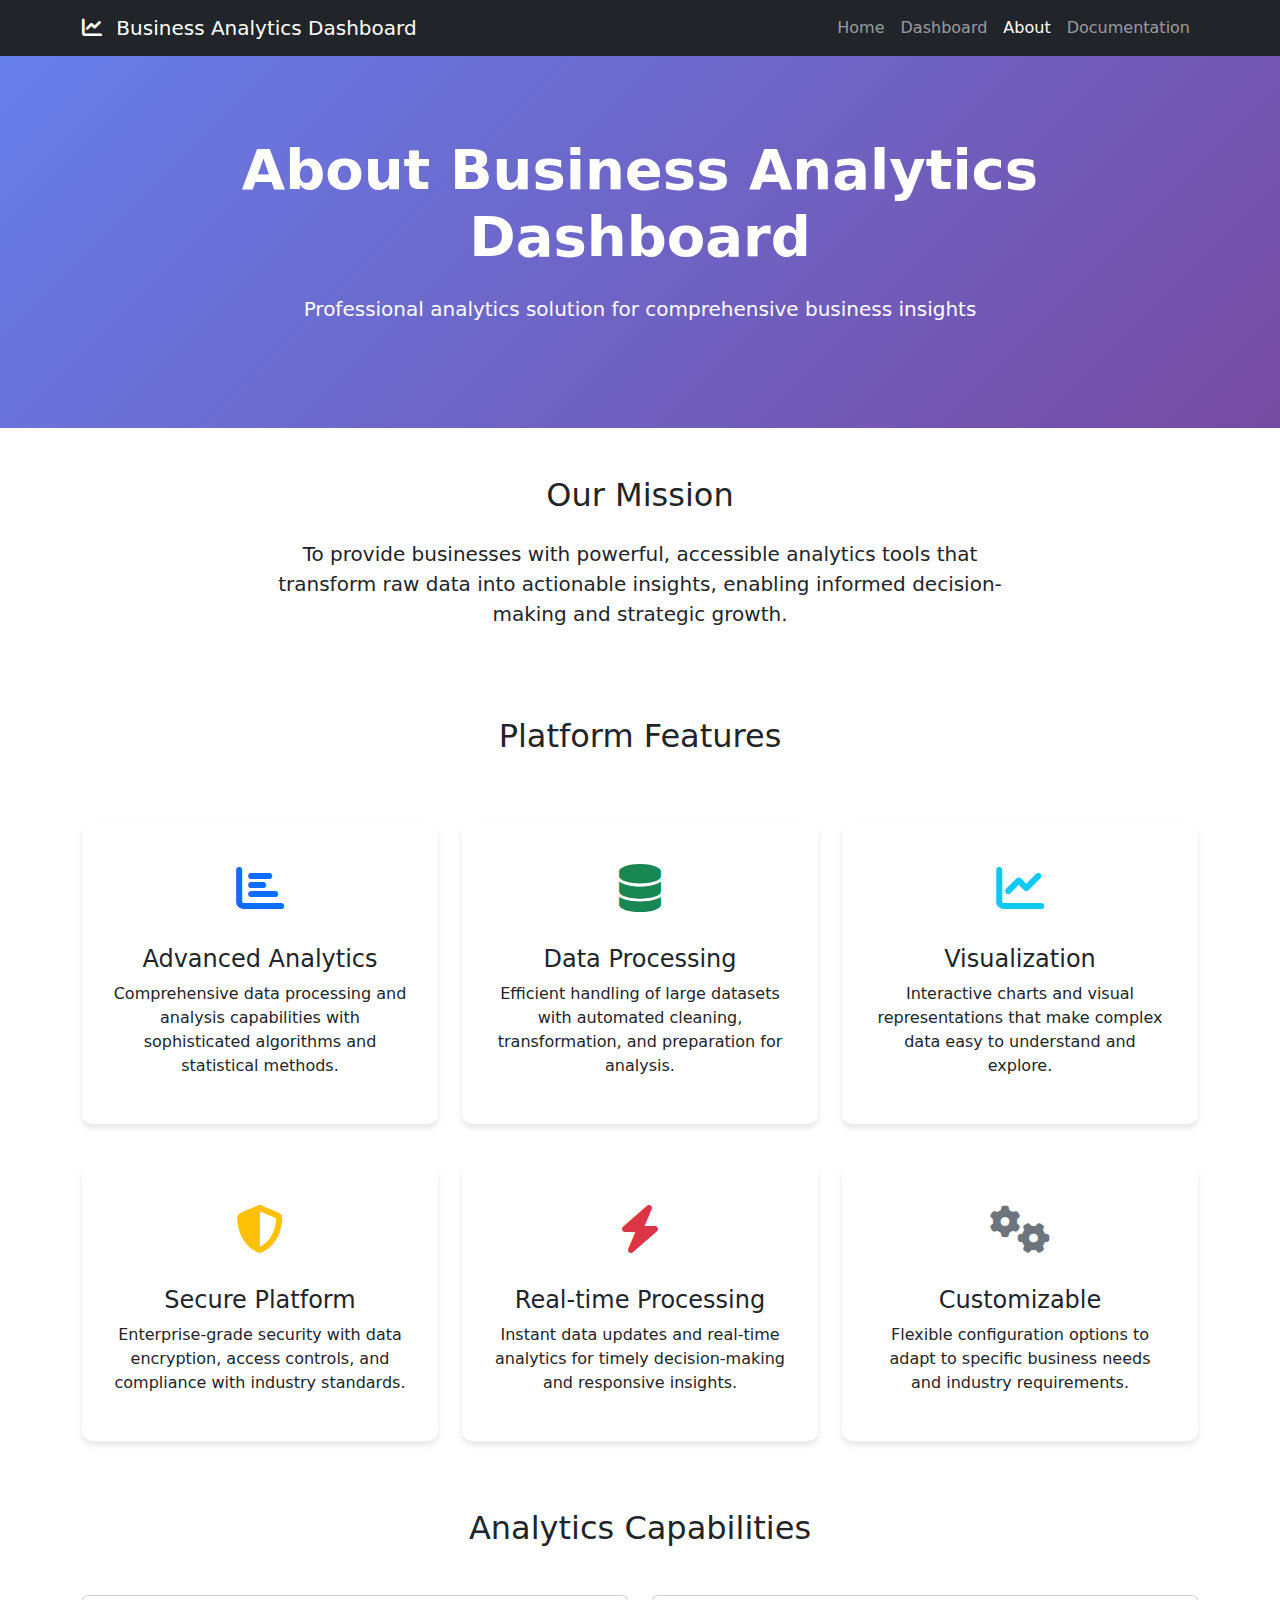
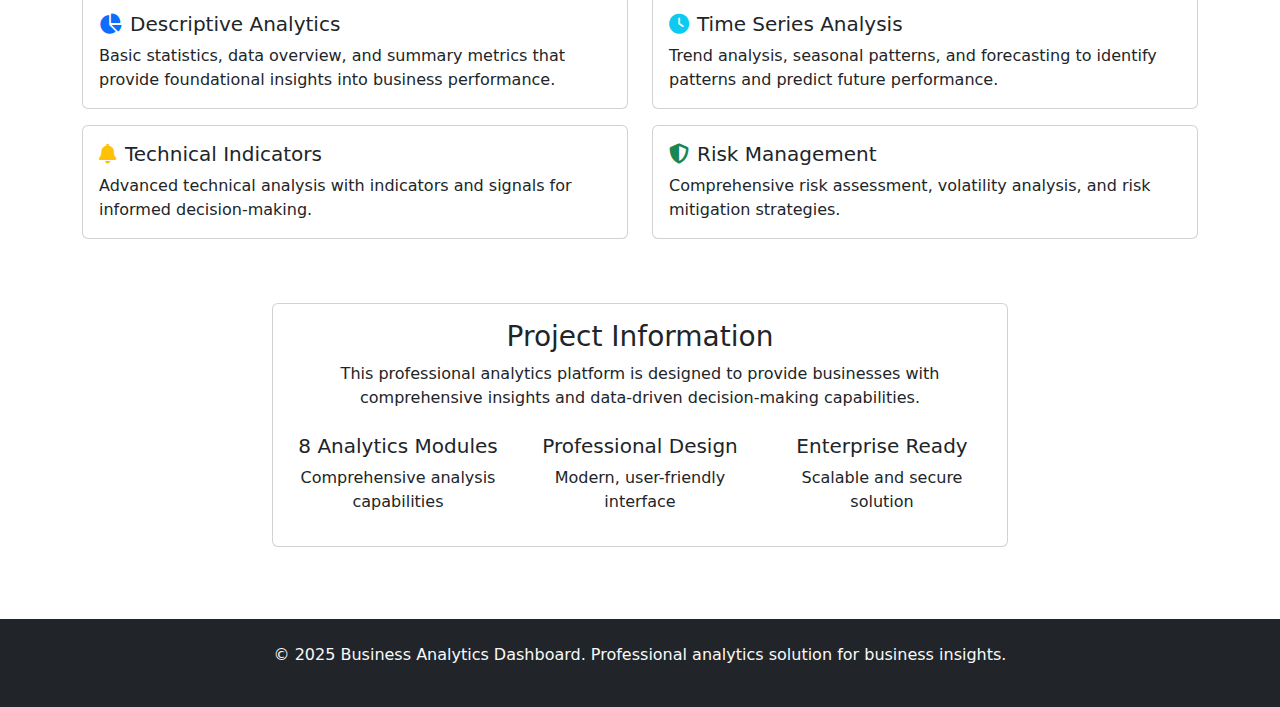
<file: about.html>
<!DOCTYPE html>
<html lang="en">
<head>
    <meta charset="UTF-8">
    <meta name="viewport" content="width=device-width, initial-scale=1.0">
    <title>About - Business Analytics</title>
    <link href="https://cdn.jsdelivr.net/npm/bootstrap@5.3.0/dist/css/bootstrap.min.css" rel="stylesheet">
    <link href="https://cdnjs.cloudflare.com/ajax/libs/font-awesome/6.4.0/css/all.min.css" rel="stylesheet">
    <style>
        .hero-section {
            background: linear-gradient(135deg, #667eea 0%, #764ba2 100%);
            color: white;
            padding: 80px 0;
        }
        .feature-card {
            background: white;
            border-radius: 10px;
            padding: 30px;
            box-shadow: 0 4px 6px rgba(0,0,0,0.1);
            margin: 20px 0;
            transition: transform 0.2s;
        }
        .feature-card:hover {
            transform: translateY(-5px);
        }
        .feature-icon {
            font-size: 3rem;
            margin-bottom: 20px;
        }
    </style>
</head>
<body>
    <!-- Navigation -->
    <nav class="navbar navbar-expand-lg navbar-dark bg-dark">
        <div class="container">
            <a class="navbar-brand" href="index.html">
                <i class="fas fa-chart-line me-2"></i>
                Business Analytics Dashboard
            </a>
            <div class="navbar-nav ms-auto">
                <a class="nav-link" href="index.html">Home</a>
                <a class="nav-link" href="dashboard.html">Dashboard</a>
                <a class="nav-link active" href="about.html">About</a>
                <a class="nav-link" href="documentation.html">Documentation</a>
            </div>
        </div>
    </nav>

    <!-- Hero Section -->
    <section class="hero-section text-center">
        <div class="container">
            <h1 class="display-4 fw-bold mb-4">About Business Analytics Dashboard</h1>
            <p class="lead mb-4">Professional analytics solution for comprehensive business insights</p>
        </div>
    </section>

    <!-- About Content -->
    <div class="container py-5">
        <div class="row">
            <div class="col-md-8 mx-auto text-center">
                <h2 class="mb-4">Our Mission</h2>
                <p class="lead">To provide businesses with powerful, accessible analytics tools that transform raw data into actionable insights, enabling informed decision-making and strategic growth.</p>
            </div>
        </div>
    </div>

    <!-- Platform Features -->
    <div class="container py-4">
        <h2 class="text-center mb-5">Platform Features</h2>
        <div class="row">
            <div class="col-md-4">
                <div class="feature-card text-center">
                    <div class="feature-icon text-primary">
                        <i class="fas fa-chart-bar"></i>
                    </div>
                    <h4>Advanced Analytics</h4>
                    <p>Comprehensive data processing and analysis capabilities with sophisticated algorithms and statistical methods.</p>
                </div>
            </div>
            <div class="col-md-4">
                <div class="feature-card text-center">
                    <div class="feature-icon text-success">
                        <i class="fas fa-database"></i>
                    </div>
                    <h4>Data Processing</h4>
                    <p>Efficient handling of large datasets with automated cleaning, transformation, and preparation for analysis.</p>
                </div>
            </div>
            <div class="col-md-4">
                <div class="feature-card text-center">
                    <div class="feature-icon text-info">
                        <i class="fas fa-chart-line"></i>
                    </div>
                    <h4>Visualization</h4>
                    <p>Interactive charts and visual representations that make complex data easy to understand and explore.</p>
                </div>
            </div>
        </div>
        <div class="row">
            <div class="col-md-4">
                <div class="feature-card text-center">
                    <div class="feature-icon text-warning">
                        <i class="fas fa-shield-alt"></i>
                    </div>
                    <h4>Secure Platform</h4>
                    <p>Enterprise-grade security with data encryption, access controls, and compliance with industry standards.</p>
                </div>
            </div>
            <div class="col-md-4">
                <div class="feature-card text-center">
                    <div class="feature-icon text-danger">
                        <i class="fas fa-bolt"></i>
                    </div>
                    <h4>Real-time Processing</h4>
                    <p>Instant data updates and real-time analytics for timely decision-making and responsive insights.</p>
                </div>
            </div>
            <div class="col-md-4">
                <div class="feature-card text-center">
                    <div class="feature-icon text-secondary">
                        <i class="fas fa-cogs"></i>
                    </div>
                    <h4>Customizable</h4>
                    <p>Flexible configuration options to adapt to specific business needs and industry requirements.</p>
                </div>
            </div>
        </div>
    </div>

    <!-- Analytics Modules -->
    <div class="container py-4">
        <h2 class="text-center mb-5">Analytics Capabilities</h2>
        <div class="row">
            <div class="col-md-6">
                <div class="card mb-3">
                    <div class="card-body">
                        <h5 class="card-title"><i class="fas fa-chart-pie text-primary me-2"></i>Descriptive Analytics</h5>
                        <p class="card-text">Basic statistics, data overview, and summary metrics that provide foundational insights into business performance.</p>
                    </div>
                </div>
            </div>
            <div class="col-md-6">
                <div class="card mb-3">
                    <div class="card-body">
                        <h5 class="card-title"><i class="fas fa-clock text-info me-2"></i>Time Series Analysis</h5>
                        <p class="card-text">Trend analysis, seasonal patterns, and forecasting to identify patterns and predict future performance.</p>
                    </div>
                </div>
            </div>
            <div class="col-md-6">
                <div class="card mb-3">
                    <div class="card-body">
                        <h5 class="card-title"><i class="fas fa-bell text-warning me-2"></i>Technical Indicators</h5>
                        <p class="card-text">Advanced technical analysis with indicators and signals for informed decision-making.</p>
                    </div>
                </div>
            </div>
            <div class="col-md-6">
                <div class="card mb-3">
                    <div class="card-body">
                        <h5 class="card-title"><i class="fas fa-shield-alt text-success me-2"></i>Risk Management</h5>
                        <p class="card-text">Comprehensive risk assessment, volatility analysis, and risk mitigation strategies.</p>
                    </div>
                </div>
            </div>
        </div>
    </div>

    <!-- Project Information -->
    <div class="container py-4">
        <div class="row">
            <div class="col-md-8 mx-auto">
                <div class="card">
                    <div class="card-body text-center">
                        <h3>Project Information</h3>
                        <p>This professional analytics platform is designed to provide businesses with comprehensive insights and data-driven decision-making capabilities.</p>
                        <div class="row mt-4">
                            <div class="col-md-4">
                                <h5>8 Analytics Modules</h5>
                                <p>Comprehensive analysis capabilities</p>
                            </div>
                            <div class="col-md-4">
                                <h5>Professional Design</h5>
                                <p>Modern, user-friendly interface</p>
                            </div>
                            <div class="col-md-4">
                                <h5>Enterprise Ready</h5>
                                <p>Scalable and secure solution</p>
                            </div>
                        </div>
                    </div>
                </div>
            </div>
        </div>
    </div>

    <!-- Footer -->
    <footer class="bg-dark text-light py-4 mt-5">
        <div class="container text-center">
            <p>&copy; 2025 Business Analytics Dashboard. Professional analytics solution for business insights.</p>
        </div>
    </footer>

    <script src="https://cdn.jsdelivr.net/npm/bootstrap@5.3.0/dist/js/bootstrap.bundle.min.js"></script>
</body>
</html>
</file>
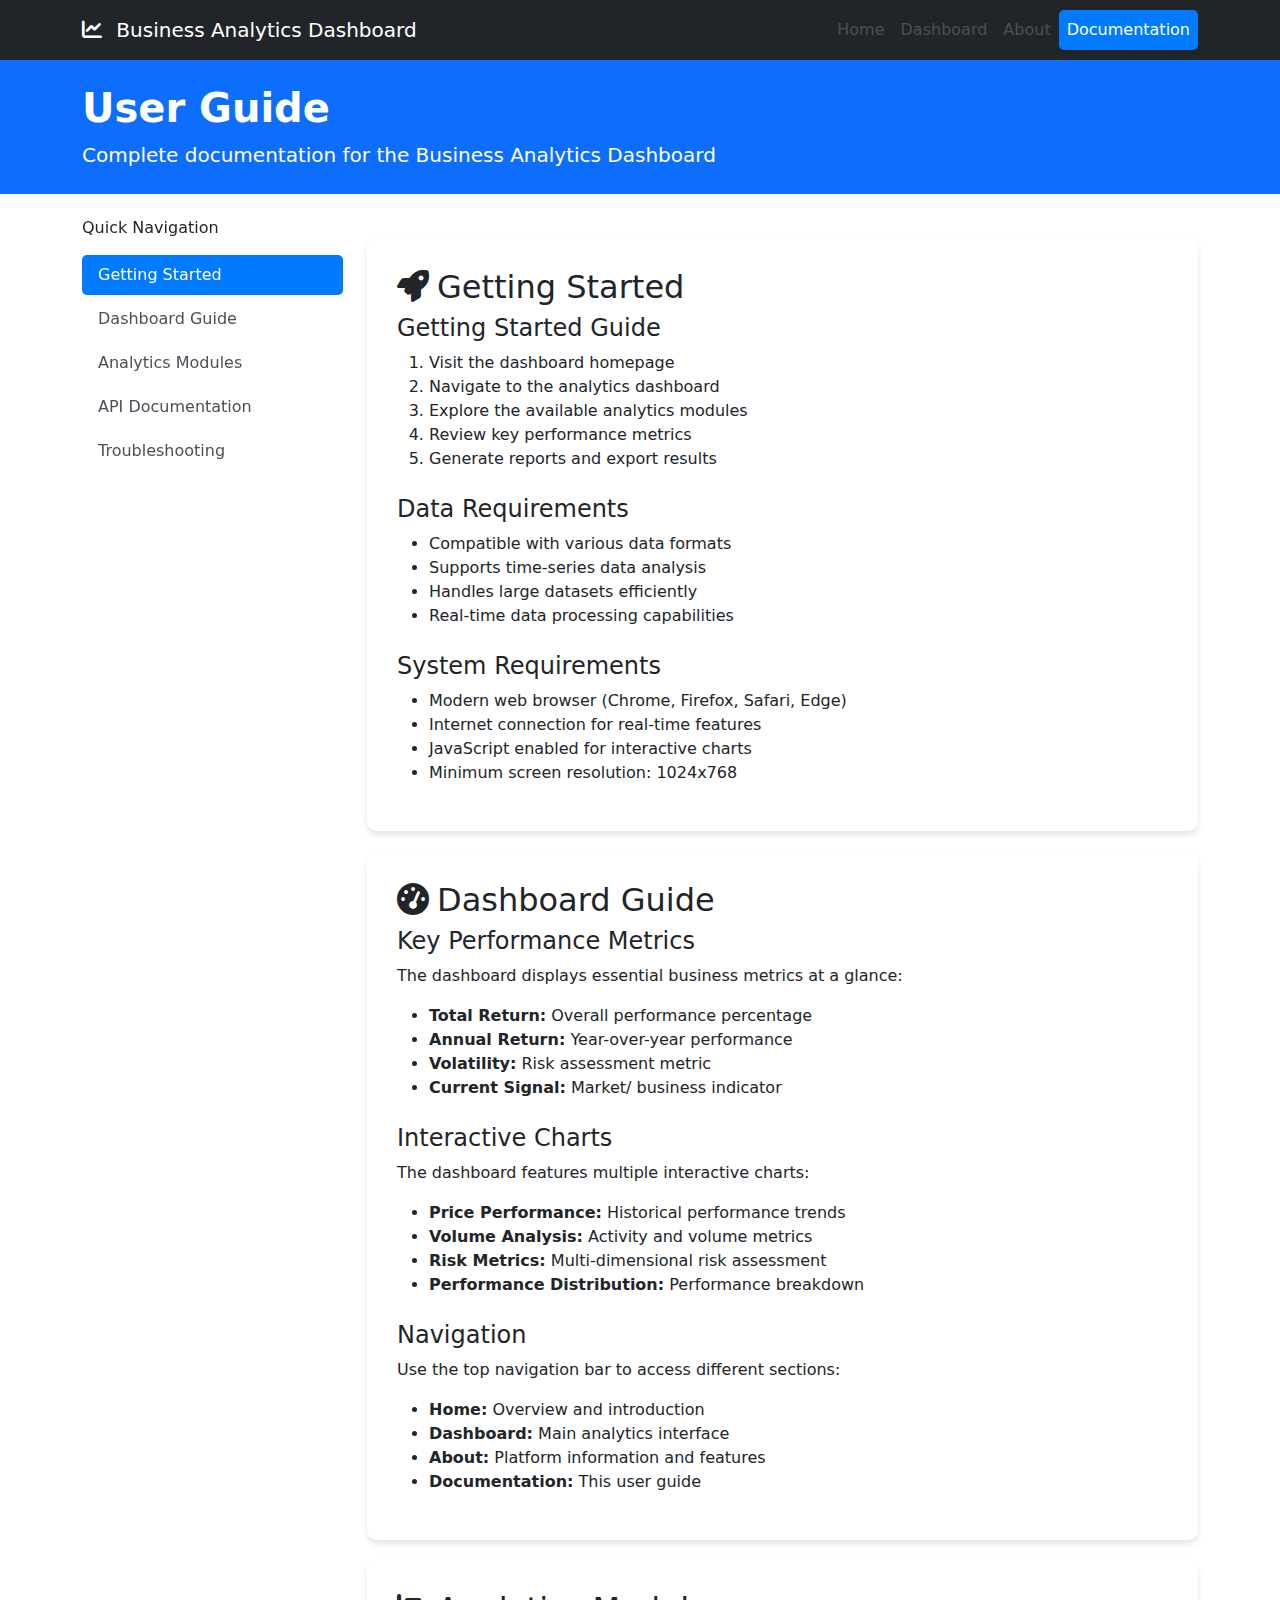
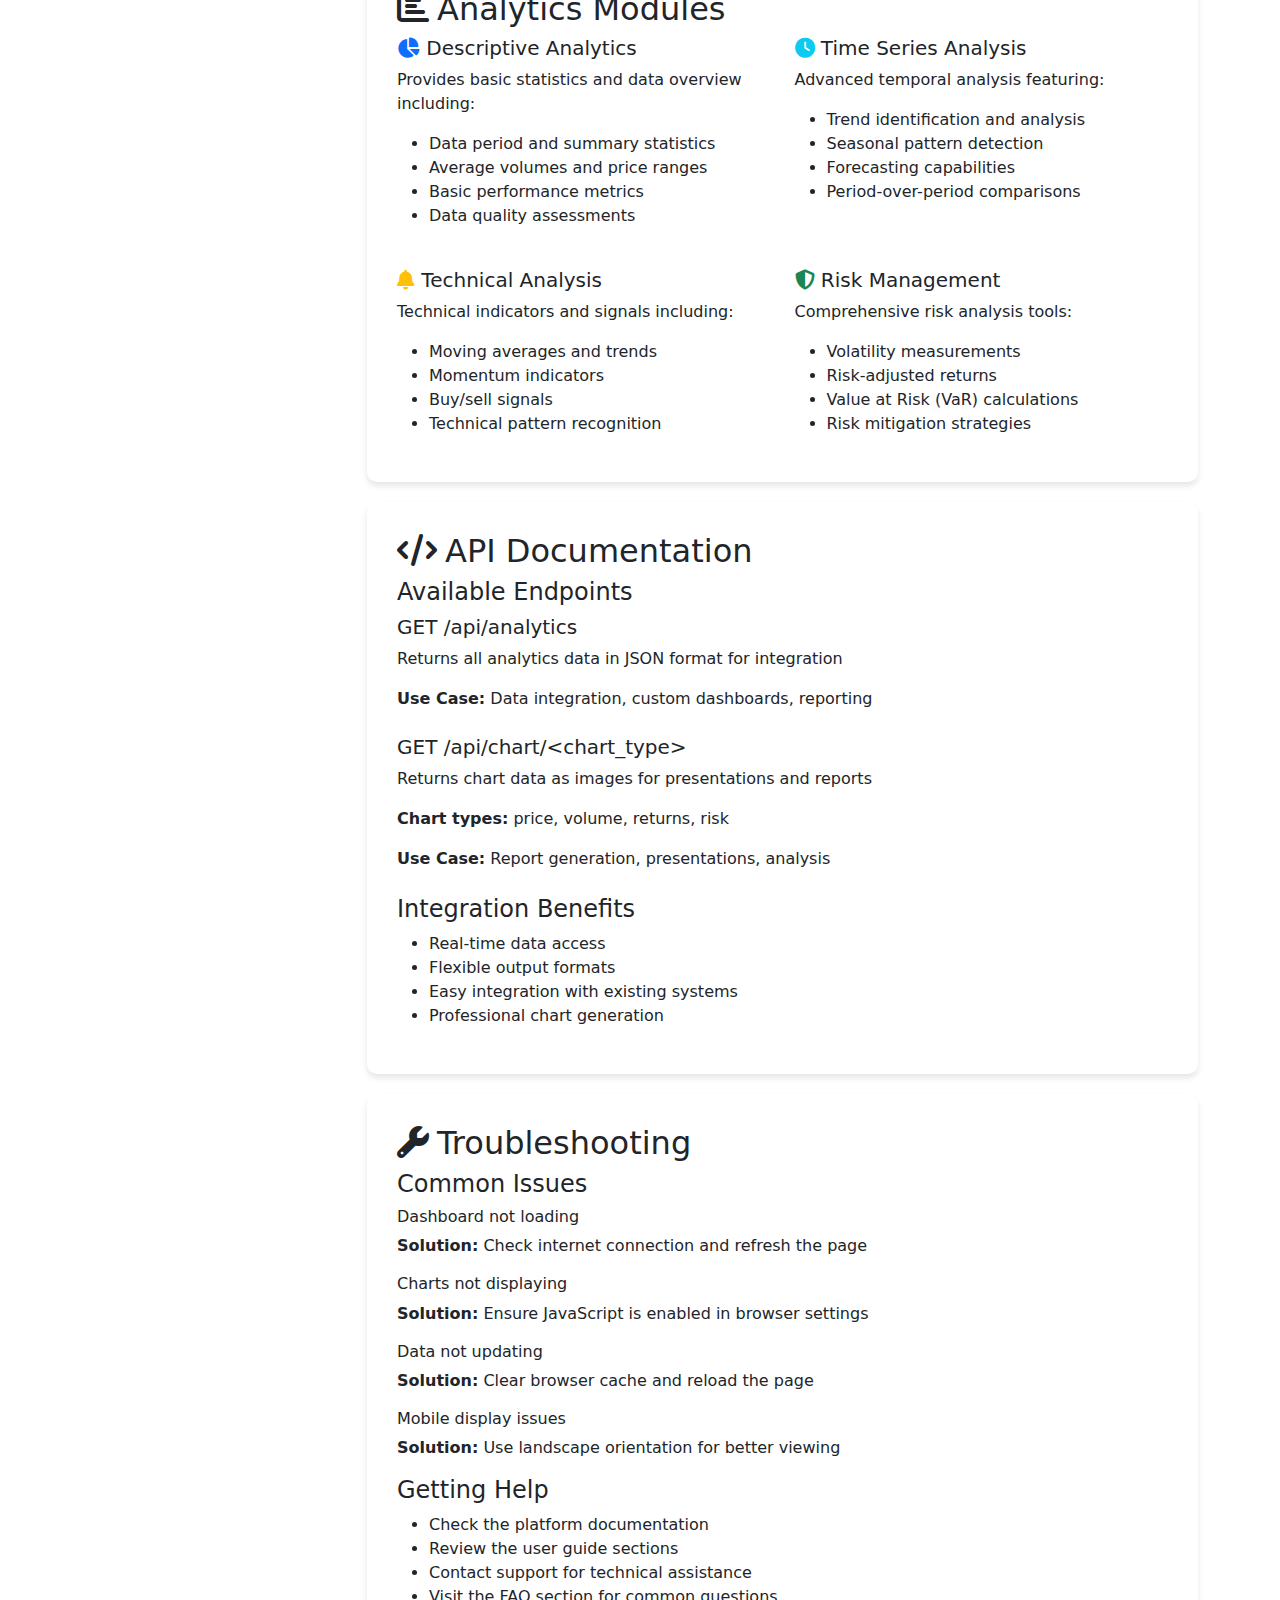
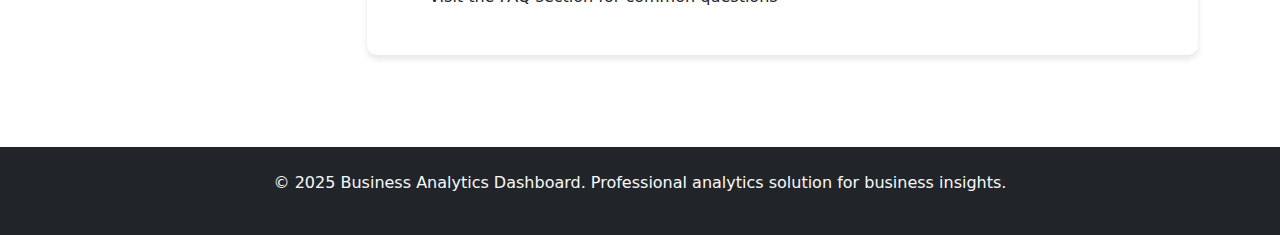
<file: documentation.html>
<!DOCTYPE html>
<html lang="en">
<head>
    <meta charset="UTF-8">
    <meta name="viewport" content="width=device-width, initial-scale=1.0">
    <title>Documentation - Business Analytics</title>
    <link href="https://cdn.jsdelivr.net/npm/bootstrap@5.3.0/dist/css/bootstrap.min.css" rel="stylesheet">
    <link href="https://cdnjs.cloudflare.com/ajax/libs/font-awesome/6.4.0/css/all.min.css" rel="stylesheet">
    <style>
        .doc-section {
            background: white;
            border-radius: 10px;
            padding: 30px;
            box-shadow: 0 4px 6px rgba(0,0,0,0.1);
            margin: 20px 0;
        }
        .doc-nav {
            position: sticky;
            top: 20px;
        }
        .nav-link {
            color: #495057;
            padding: 8px 16px;
            margin: 2px 0;
            border-radius: 5px;
            transition: all 0.2s;
        }
        .nav-link:hover, .nav-link.active {
            background-color: #007bff;
            color: white;
        }
    </style>
</head>
<body>
    <!-- Navigation -->
    <nav class="navbar navbar-expand-lg navbar-dark bg-dark">
        <div class="container">
            <a class="navbar-brand" href="index.html">
                <i class="fas fa-chart-line me-2"></i>
                Business Analytics Dashboard
            </a>
            <div class="navbar-nav ms-auto">
                <a class="nav-link" href="index.html">Home</a>
                <a class="nav-link" href="dashboard.html">Dashboard</a>
                <a class="nav-link" href="about.html">About</a>
                <a class="nav-link active" href="documentation.html">Documentation</a>
            </div>
        </div>
    </nav>

    <!-- Documentation Header -->
    <div class="container-fluid bg-primary text-white py-4">
        <div class="container">
            <h1 class="display-6 fw-bold">User Guide</h1>
            <p class="lead mb-0">Complete documentation for the Business Analytics Dashboard</p>
        </div>
    </div>

    <!-- Documentation Content -->
    <div class="container py-4">
        <div class="row">
            <!-- Navigation Sidebar -->
            <div class="col-md-3">
                <div class="doc-nav">
                    <h6 class="mb-3">Quick Navigation</h6>
                    <nav class="nav flex-column">
                        <a class="nav-link active" href="#getting-started">Getting Started</a>
                        <a class="nav-link" href="#dashboard">Dashboard Guide</a>
                        <a class="nav-link" href="#analytics">Analytics Modules</a>
                        <a class="nav-link" href="#api">API Documentation</a>
                        <a class="nav-link" href="#troubleshooting">Troubleshooting</a>
                    </nav>
                </div>
            </div>

            <!-- Main Content -->
            <div class="col-md-9">
                <!-- Getting Started -->
                <section id="getting-started" class="doc-section">
                    <h2><i class="fas fa-rocket me-2"></i>Getting Started</h2>
                    
                    <h4>Getting Started Guide</h4>
                    <ol>
                        <li>Visit the dashboard homepage</li>
                        <li>Navigate to the analytics dashboard</li>
                        <li>Explore the available analytics modules</li>
                        <li>Review key performance metrics</li>
                        <li>Generate reports and export results</li>
                    </ol>

                    <h4 class="mt-4">Data Requirements</h4>
                    <ul>
                        <li>Compatible with various data formats</li>
                        <li>Supports time-series data analysis</li>
                        <li>Handles large datasets efficiently</li>
                        <li>Real-time data processing capabilities</li>
                    </ul>

                    <h4 class="mt-4">System Requirements</h4>
                    <ul>
                        <li>Modern web browser (Chrome, Firefox, Safari, Edge)</li>
                        <li>Internet connection for real-time features</li>
                        <li>JavaScript enabled for interactive charts</li>
                        <li>Minimum screen resolution: 1024x768</li>
                    </ul>
                </section>

                <!-- Dashboard Guide -->
                <section id="dashboard" class="doc-section">
                    <h2><i class="fas fa-tachometer-alt me-2"></i>Dashboard Guide</h2>
                    
                    <h4>Key Performance Metrics</h4>
                    <p>The dashboard displays essential business metrics at a glance:</p>
                    <ul>
                        <li><strong>Total Return:</strong> Overall performance percentage</li>
                        <li><strong>Annual Return:</strong> Year-over-year performance</li>
                        <li><strong>Volatility:</strong> Risk assessment metric</li>
                        <li><strong>Current Signal:</strong> Market/ business indicator</li>
                    </ul>

                    <h4 class="mt-4">Interactive Charts</h4>
                    <p>The dashboard features multiple interactive charts:</p>
                    <ul>
                        <li><strong>Price Performance:</strong> Historical performance trends</li>
                        <li><strong>Volume Analysis:</strong> Activity and volume metrics</li>
                        <li><strong>Risk Metrics:</strong> Multi-dimensional risk assessment</li>
                        <li><strong>Performance Distribution:</strong> Performance breakdown</li>
                    </ul>

                    <h4 class="mt-4">Navigation</h4>
                    <p>Use the top navigation bar to access different sections:</p>
                    <ul>
                        <li><strong>Home:</strong> Overview and introduction</li>
                        <li><strong>Dashboard:</strong> Main analytics interface</li>
                        <li><strong>About:</strong> Platform information and features</li>
                        <li><strong>Documentation:</strong> This user guide</li>
                    </ul>
                </section>

                <!-- Analytics Modules -->
                <section id="analytics" class="doc-section">
                    <h2><i class="fas fa-chart-bar me-2"></i>Analytics Modules</h2>
                    
                    <div class="row">
                        <div class="col-md-6">
                            <h5><i class="fas fa-chart-pie text-primary"></i> Descriptive Analytics</h5>
                            <p>Provides basic statistics and data overview including:</p>
                            <ul>
                                <li>Data period and summary statistics</li>
                                <li>Average volumes and price ranges</li>
                                <li>Basic performance metrics</li>
                                <li>Data quality assessments</li>
                            </ul>
                        </div>
                        <div class="col-md-6">
                            <h5><i class="fas fa-clock text-info"></i> Time Series Analysis</h5>
                            <p>Advanced temporal analysis featuring:</p>
                            <ul>
                                <li>Trend identification and analysis</li>
                                <li>Seasonal pattern detection</li>
                                <li>Forecasting capabilities</li>
                                <li>Period-over-period comparisons</li>
                            </ul>
                        </div>
                    </div>

                    <div class="row mt-4">
                        <div class="col-md-6">
                            <h5><i class="fas fa-bell text-warning"></i> Technical Analysis</h5>
                            <p>Technical indicators and signals including:</p>
                            <ul>
                                <li>Moving averages and trends</li>
                                <li>Momentum indicators</li>
                                <li>Buy/sell signals</li>
                                <li>Technical pattern recognition</li>
                            </ul>
                        </div>
                        <div class="col-md-6">
                            <h5><i class="fas fa-shield-alt text-success"></i> Risk Management</h5>
                            <p>Comprehensive risk analysis tools:</p>
                            <ul>
                                <li>Volatility measurements</li>
                                <li>Risk-adjusted returns</li>
                                <li>Value at Risk (VaR) calculations</li>
                                <li>Risk mitigation strategies</li>
                            </ul>
                        </div>
                    </div>
                </section>

                <!-- API Documentation -->
                <section id="api" class="doc-section">
                    <h2><i class="fas fa-code me-2"></i>API Documentation</h2>
                    
                    <h4>Available Endpoints</h4>
                    
                    <div class="mb-4">
                        <h5>GET /api/analytics</h5>
                        <p>Returns all analytics data in JSON format for integration</p>
                        <p><strong>Use Case:</strong> Data integration, custom dashboards, reporting</p>
                    </div>

                    <div class="mb-4">
                        <h5>GET /api/chart/&lt;chart_type&gt;</h5>
                        <p>Returns chart data as images for presentations and reports</p>
                        <p><strong>Chart types:</strong> price, volume, returns, risk</p>
                        <p><strong>Use Case:</strong> Report generation, presentations, analysis</p>
                    </div>

                    <h4>Integration Benefits</h4>
                    <ul>
                        <li>Real-time data access</li>
                        <li>Flexible output formats</li>
                        <li>Easy integration with existing systems</li>
                        <li>Professional chart generation</li>
                    </ul>
                </section>

                <!-- Troubleshooting -->
                <section id="troubleshooting" class="doc-section">
                    <h2><i class="fas fa-wrench me-2"></i>Troubleshooting</h2>
                    
                    <h4>Common Issues</h4>
                    
                    <div class="mb-3">
                        <h6>Dashboard not loading</h6>
                        <p><strong>Solution:</strong> Check internet connection and refresh the page</p>
                    </div>

                    <div class="mb-3">
                        <h6>Charts not displaying</h6>
                        <p><strong>Solution:</strong> Ensure JavaScript is enabled in browser settings</p>
                    </div>

                    <div class="mb-3">
                        <h6>Data not updating</h6>
                        <p><strong>Solution:</strong> Clear browser cache and reload the page</p>
                    </div>

                    <div class="mb-3">
                        <h6>Mobile display issues</h6>
                        <p><strong>Solution:</strong> Use landscape orientation for better viewing</p>
                    </div>

                    <h4>Getting Help</h4>
                    <ul>
                        <li>Check the platform documentation</li>
                        <li>Review the user guide sections</li>
                        <li>Contact support for technical assistance</li>
                        <li>Visit the FAQ section for common questions</li>
                    </ul>
                </section>
            </div>
        </div>
    </div>

    <!-- Footer -->
    <footer class="bg-dark text-light py-4 mt-5">
        <div class="container text-center">
            <p>&copy; 2025 Business Analytics Dashboard. Professional analytics solution for business insights.</p>
        </div>
    </footer>

    <script src="https://cdn.jsdelivr.net/npm/bootstrap@5.3.0/dist/js/bootstrap.bundle.min.js"></script>
    <script>
        // Smooth scrolling for navigation links
        document.querySelectorAll('.nav-link').forEach(anchor => {
            anchor.addEventListener('click', function (e) {
                if (this.getAttribute('href').startsWith('#')) {
                    e.preventDefault();
                    const target = document.querySelector(this.getAttribute('href'));
                    if (target) {
                        target.scrollIntoView({ behavior: 'smooth', block: 'start' });
                        
                        // Update active state
                        document.querySelectorAll('.nav-link').forEach(link => {
                            link.classList.remove('active');
                        });
                        this.classList.add('active');
                    }
                }
            });
        });
    </script>
</body>
</html>
</file>
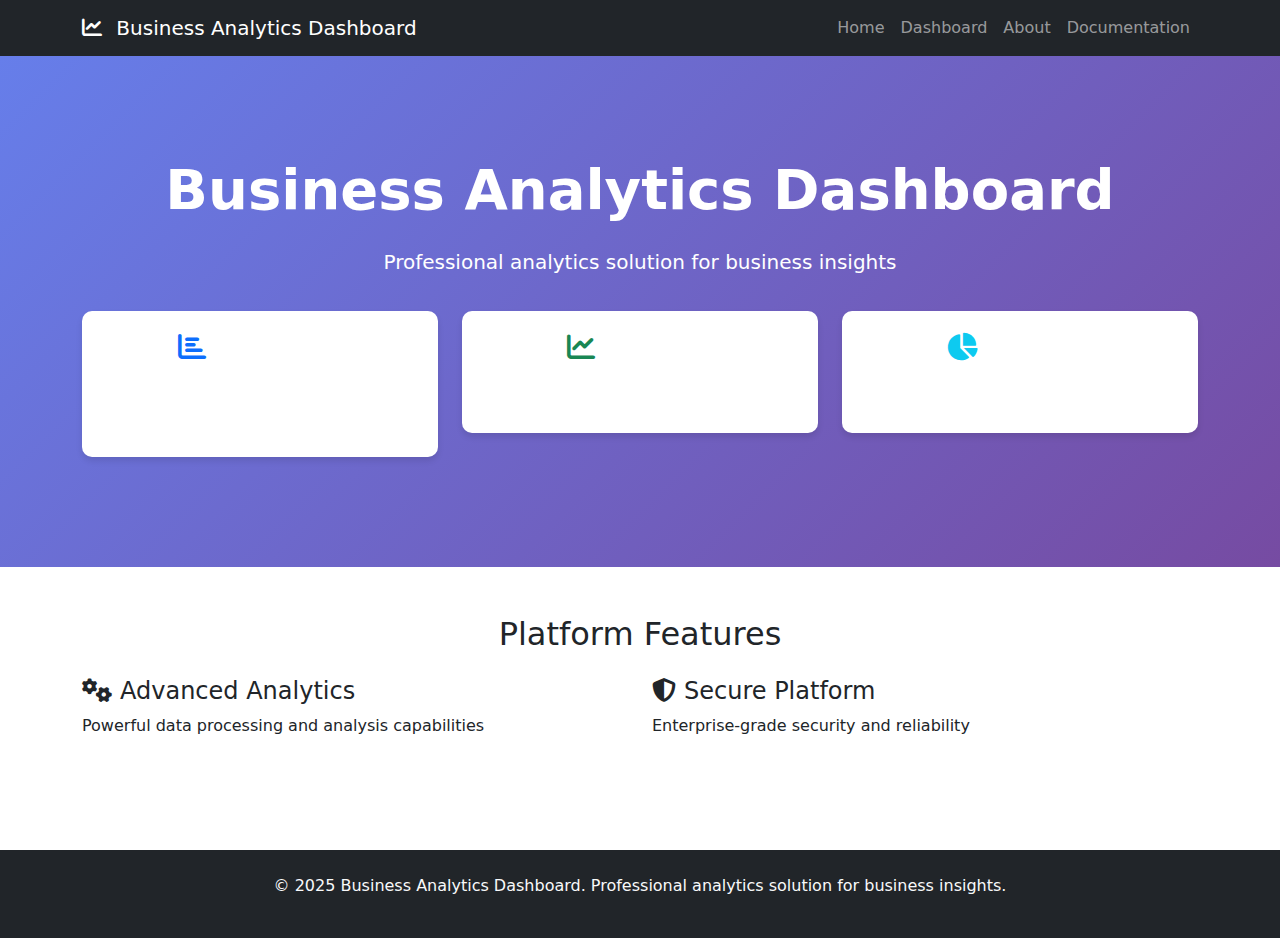
<file: index_old.html>
<!DOCTYPE html>
<html lang="en">
<head>
    <meta charset="UTF-8">
    <meta name="viewport" content="width=device-width, initial-scale=1.0">
    <title>Business Analytics Dashboard</title>
    <link href="https://cdn.jsdelivr.net/npm/bootstrap@5.3.0/dist/css/bootstrap.min.css" rel="stylesheet">
    <link href="https://cdnjs.cloudflare.com/ajax/libs/font-awesome/6.4.0/css/all.min.css" rel="stylesheet">
    <style>
        .hero-section {
            background: linear-gradient(135deg, #667eea 0%, #764ba2 100%);
            color: white;
            padding: 100px 0;
        }
        .metric-card {
            background: white;
            border-radius: 10px;
            padding: 20px;
            box-shadow: 0 4px 6px rgba(0,0,0,0.1);
            margin: 10px 0;
        }
    </style>
</head>
<body>
    <!-- Navigation -->
    <nav class="navbar navbar-expand-lg navbar-dark bg-dark">
        <div class="container">
            <a class="navbar-brand" href="/">
                <i class="fas fa-chart-line me-2"></i>
                Business Analytics Dashboard
            </a>
            <div class="navbar-nav ms-auto">
                <a class="nav-link" href="/">Home</a>
                <a class="nav-link" href="/dashboard">Dashboard</a>
                <a class="nav-link" href="/about">About</a>
                <a class="nav-link" href="/documentation">Documentation</a>
            </div>
        </div>
    </nav>

    <!-- Hero Section -->
    <section class="hero-section text-center">
        <div class="container">
            <h1 class="display-4 fw-bold mb-4">Business Analytics Dashboard</h1>
            <p class="lead mb-4">Professional analytics solution for business insights</p>
            <div class="row">
                <div class="col-md-4">
                    <div class="metric-card">
                        <h3><i class="fas fa-chart-bar text-primary"></i> Analytics</h3>
                        <p>Comprehensive data analysis and reporting</p>
                    </div>
                </div>
                <div class="col-md-4">
                    <div class="metric-card">
                        <h3><i class="fas fa-chart-line text-success"></i> Insights</h3>
                        <p>Real-time business intelligence</p>
                    </div>
                </div>
                <div class="col-md-4">
                    <div class="metric-card">
                        <h3><i class="fas fa-chart-pie text-info"></i> Reports</h3>
                        <p>Professional reporting solutions</p>
                    </div>
                </div>
            </div>
        </div>
    </section>

    <!-- Features Section -->
    <section class="py-5">
        <div class="container">
            <h2 class="text-center mb-4">Platform Features</h2>
            <div class="row">
                <div class="col-md-6">
                    <h4><i class="fas fa-cogs me-2"></i>Advanced Analytics</h4>
                    <p>Powerful data processing and analysis capabilities</p>
                </div>
                <div class="col-md-6">
                    <h4><i class="fas fa-shield-alt me-2"></i>Secure Platform</h4>
                    <p>Enterprise-grade security and reliability</p>
                </div>
            </div>
        </div>
    </section>

    <!-- Footer -->
    <footer class="bg-dark text-light py-4 mt-5">
        <div class="container text-center">
            <p>&copy; 2025 Business Analytics Dashboard. Professional analytics solution for business insights.</p>
        </div>
    </footer>

    <script src="https://cdn.jsdelivr.net/npm/bootstrap@5.3.0/dist/js/bootstrap.bundle.min.js"></script>
</body>
</html>
</file>
